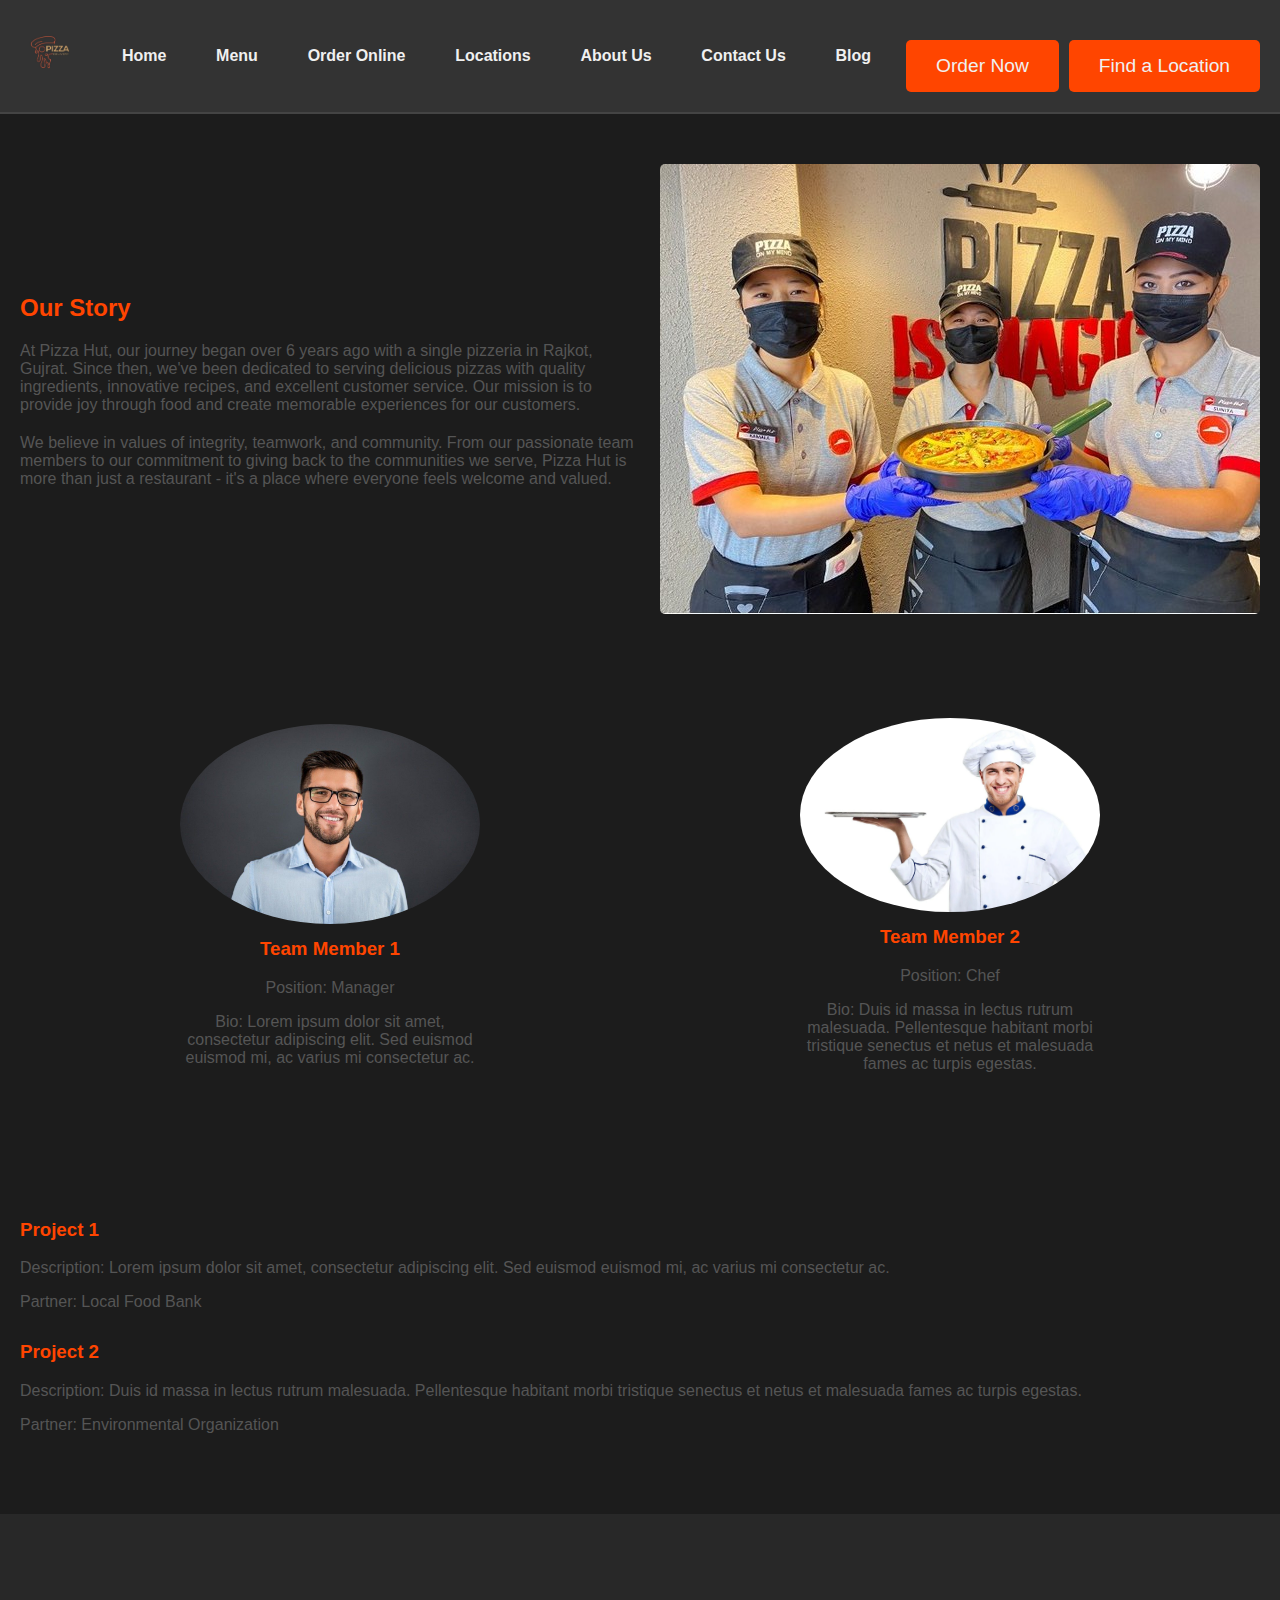
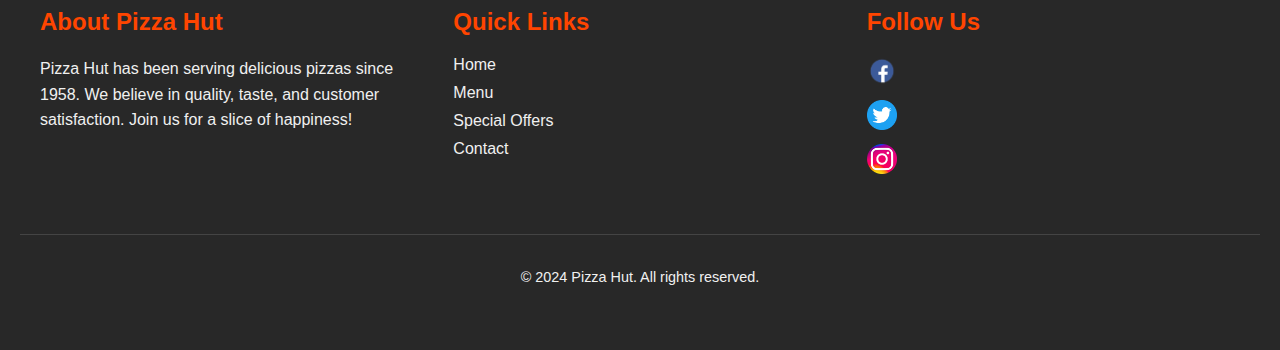
<file: about.html>
<!DOCTYPE html>
<html lang="en">
<head>
    <meta charset="UTF-8">
    <meta name="viewport" content="width=device-width, initial-scale=1.0">
    <title>about-page</title>
    <link rel="stylesheet" href="style.css">
</head>
<body>
    <!-- header  -->
    <header>
        <div class="logo">
            <a href="index.html"><img src="public/logo.jpg" alt="Pizza Hut Logo"></a>
        </div>
        <nav>
            <ul class="nav-links">
                <li><a href="index.html">Home</a></li>
                <li><a href="menu.html">Menu</a></li>
                <li><a href="order.html">Order Online</a></li>
                <li><a href="locations.html">Locations</a></li>
                <li><a href="about.html">About Us</a></li>
                <li><a href="contact.html">Contact Us</a></li>
                <li><a href="Blog.html">Blog</a></li>
            </ul>
        </nav>
        <div class="cta-buttons">
            <a href="order.html" class="cta order-now">Order Now</a>
            <a href="locations.html" class="cta find-location">Find a Location</a>
        </div>
    </header>

    <!-- story selection  -->
    <section id="story-section">
        <div class="story-content">
            <h2>Our Story</h2>
            <p>At Pizza Hut, our journey began over 6 years ago with a single pizzeria in Rajkot, Gujrat. Since then, we've been dedicated to serving delicious pizzas with quality ingredients, innovative recipes, and excellent customer service. Our mission is to provide joy through food and create memorable experiences for our customers.</p>
            <p>We believe in values of integrity, teamwork, and community. From our passionate team members to our commitment to giving back to the communities we serve, Pizza Hut is more than just a restaurant - it's a place where everyone feels welcome and valued.</p>
        </div>
        <div class="story-media">
            <img src="public/pizza-hut-team.jpg" alt="Pizza Hut Team">
            <!-- Add more images or videos here -->
        </div>
    </section>

    <!-- team section  -->
    <section id="team-section">
        <div class="team-member">
            <img src="public/team member 1.jpg" alt="Team Member 1">
            <h3>Team Member 1</h3>
            <p>Position: Manager</p>
            <p>Bio: Lorem ipsum dolor sit amet, consectetur adipiscing elit. Sed euismod euismod mi, ac varius mi consectetur ac.</p>
        </div>
        <div class="team-member">
            <img src="public/team member 2.jpg" alt="Team Member 2">
            <h3>Team Member 2</h3>
            <p>Position: Chef</p>
            <p>Bio: Duis id massa in lectus rutrum malesuada. Pellentesque habitant morbi tristique senectus et netus et malesuada fames ac turpis egestas.</p>
        </div>
        <!-- Add more team members as needed -->
    </section>

    <!-- community section  -->
        <section id="community-section">
            <div class="project">
                <h3>Project 1</h3>
                <p>Description: Lorem ipsum dolor sit amet, consectetur adipiscing elit. Sed euismod euismod mi, ac varius mi consectetur ac.</p>
                <p>Partner: Local Food Bank</p>
            </div>
            <div class="project">
                <h3>Project 2</h3>
                <p>Description: Duis id massa in lectus rutrum malesuada. Pellentesque habitant morbi tristique senectus et netus et malesuada fames ac turpis egestas.</p>
                <p>Partner: Environmental Organization</p>
            </div>
            <!-- Add more projects as needed -->
        </section>

   <!-- footer  -->
   <footer>
    <div class="footer-container">
        <div class="footer-about">
            <h3>About Pizza Hut</h3>
            <p>Pizza Hut has been serving delicious pizzas since 1958. We believe in quality, taste, and customer satisfaction. Join us for a slice of happiness!</p>
        </div>
        <div class="footer-links">
            <h3>Quick Links</h3>
            <ul>
                <li><a href="index.html">Home</a></li>
                <li><a href="menu.html">Menu</a></li>
                <li><a href="index.html">Special Offers</a></li>
                <li><a href="contact.html">Contact</a></li>
            </ul>
        </div>
        <div class="footer-social">
            <h3>Follow Us</h3>
            <ul>
                <li><a href="#"><img src="public/Facebook-Icon.png" alt="Facebook"></a></li>
                <li><a href="#"><img src="public/twitter-icone.png" alt="Twitter"></a></li>
                <li><a href="#"><img src="public/instragram.png" alt="Instagram"></a></li>
            </ul>
        </div>
    </div>
    <div class="footer-bottom">
        <p>&copy; 2024 Pizza Hut. All rights reserved.</p>
    </div>
</footer>

</body>
</html>
</file>
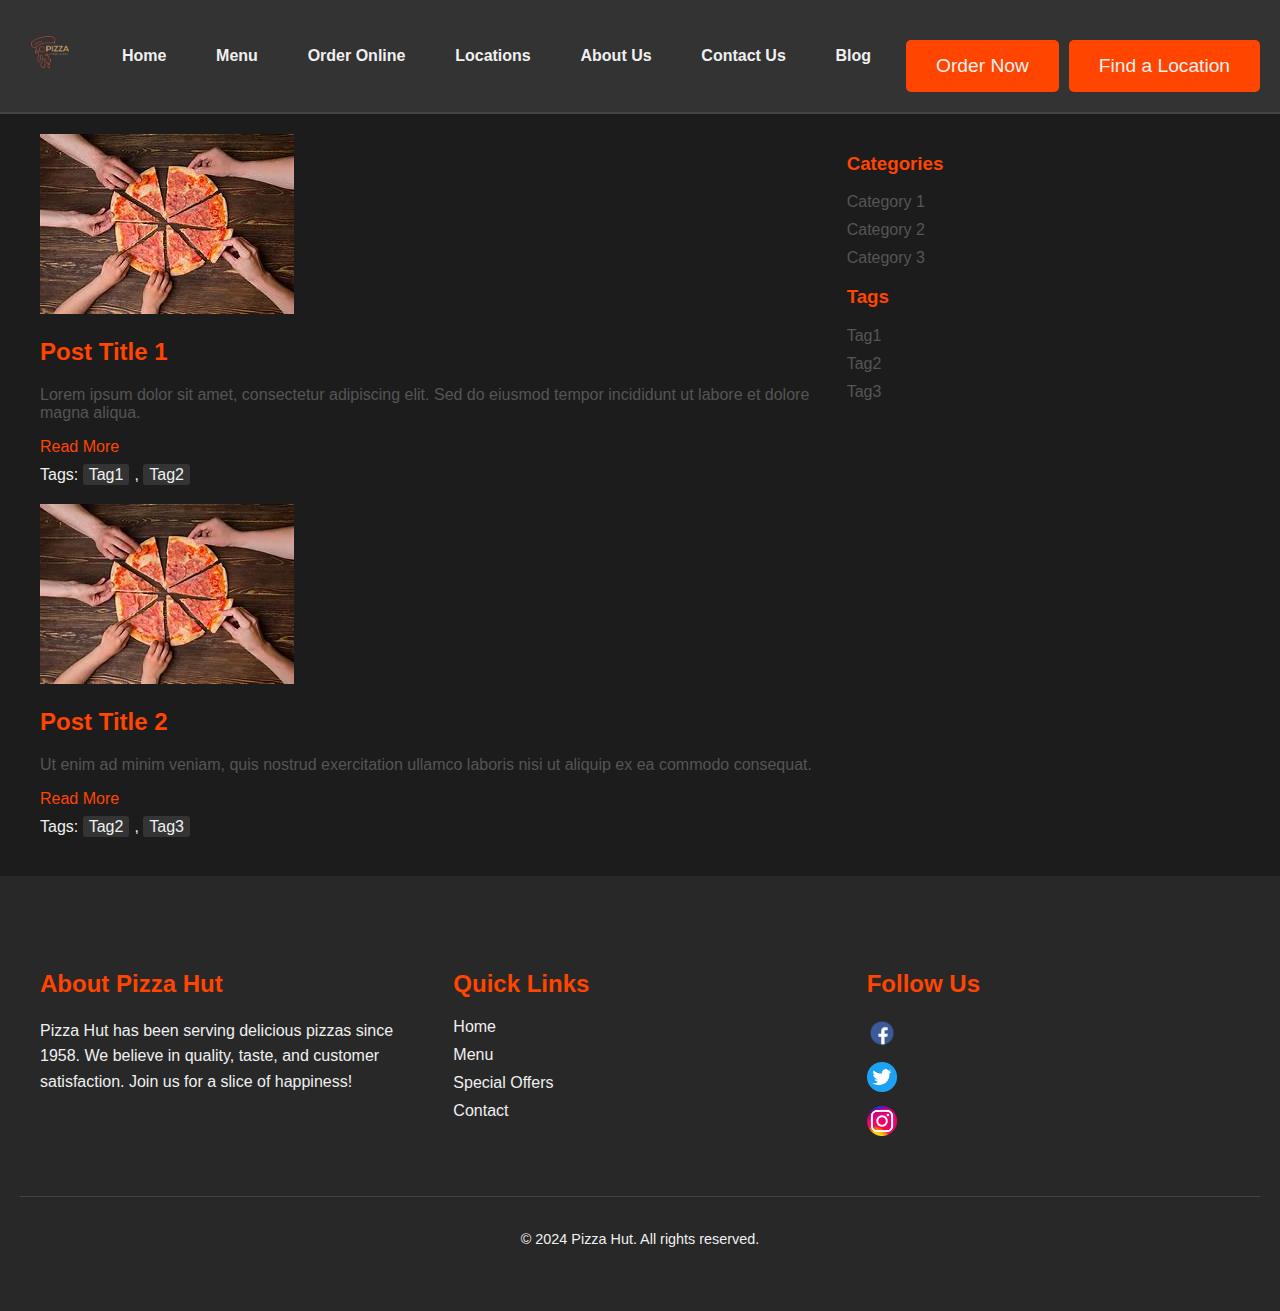
<file: Blog.html>
<!DOCTYPE html>
<html lang="en">
<head>
    <meta charset="UTF-8">
    <meta name="viewport" content="width=device-width, initial-scale=1.0">
    <title>Blog Posts</title>
    <link rel="stylesheet" href="style.css">
</head>
<body>
    <!-- header  -->
    <header>
        <div class="logo">
            <a href="index.html"><img src="public/logo.jpg" alt="Pizza Hut Logo"></a>
        </div>
        <nav>
            <ul class="nav-links">
                <li><a href="index.html">Home</a></li>
                <li><a href="menu.html">Menu</a></li>
                <li><a href="order.html">Order Online</a></li>
                <li><a href="locations.html">Locations</a></li>
                <li><a href="about.html">About Us</a></li>
                <li><a href="contact.html">Contact Us</a></li>
                <li><a href="Blog.html">Blog</a></li>
            </ul>
        </nav>
        <div class="cta-buttons">
            <a href="order.html" class="cta order-now">Order Now</a>
            <a href="locations.html" class="cta find-location">Find a Location</a>
        </div>
    </header>

    <!-- blog-posts  -->
    <main>
        <section id="blog-posts">
            <div class="post">
                <img src="public/post.jpeg" alt="Post 1">
                <h2>Post Title 1</h2>
                <p class="excerpt">Lorem ipsum dolor sit amet, consectetur adipiscing elit. Sed do eiusmod tempor incididunt ut labore et dolore magna aliqua.</p>
                <a href="#" class="read-more">Read More</a>
                <div class="tags">Tags: <span class="tag">Tag1</span>, <span class="tag">Tag2</span></div>
            </div>
            <div class="post">
                <img src="public/post.jpeg" alt="Post 2">
                <h2>Post Title 2</h2>
                <p class="excerpt">Ut enim ad minim veniam, quis nostrud exercitation ullamco laboris nisi ut aliquip ex ea commodo consequat.</p>
                <a href="#" class="read-more">Read More</a>
                <div class="tags">Tags: <span class="tag">Tag2</span>, <span class="tag">Tag3</span></div>
            </div>
            <!-- Add more posts as needed -->
        </section>

        <aside id="sidebar">
            <h3>Categories</h3>
            <ul>
                <li><a href="#">Category 1</a></li>
                <li><a href="#">Category 2</a></li>
                <li><a href="#">Category 3</a></li>
                <!-- Add more categories as needed -->
            </ul>
            <h3>Tags</h3>
            <ul>
                <li><a href="#">Tag1</a></li>
                <li><a href="#">Tag2</a></li>
                <li><a href="#">Tag3</a></li>
                <!-- Add more tags as needed -->
            </ul>
        </aside>
    </main>


   <!-- footer  -->
   <footer>
    <div class="footer-container">
        <div class="footer-about">
            <h3>About Pizza Hut</h3>
            <p>Pizza Hut has been serving delicious pizzas since 1958. We believe in quality, taste, and customer satisfaction. Join us for a slice of happiness!</p>
        </div>
        <div class="footer-links">
            <h3>Quick Links</h3>
            <ul>
                <li><a href="index.html">Home</a></li>
                <li><a href="menu.html">Menu</a></li>
                <li><a href="index.html">Special Offers</a></li>
                <li><a href="contact.html">Contact</a></li>
            </ul>
        </div>
        <div class="footer-social">
            <h3>Follow Us</h3>
            <ul>
                <li><a href="#"><img src="public/Facebook-Icon.png" alt="Facebook"></a></li>
                <li><a href="#"><img src="public/twitter-icone.png" alt="Twitter"></a></li>
                <li><a href="#"><img src="public/instragram.png" alt="Instagram"></a></li>
            </ul>
        </div>
    </div>
    <div class="footer-bottom">
        <p>&copy; 2024 Pizza Hut. All rights reserved.</p>
    </div>
</footer>

</body>
</html>
</file>
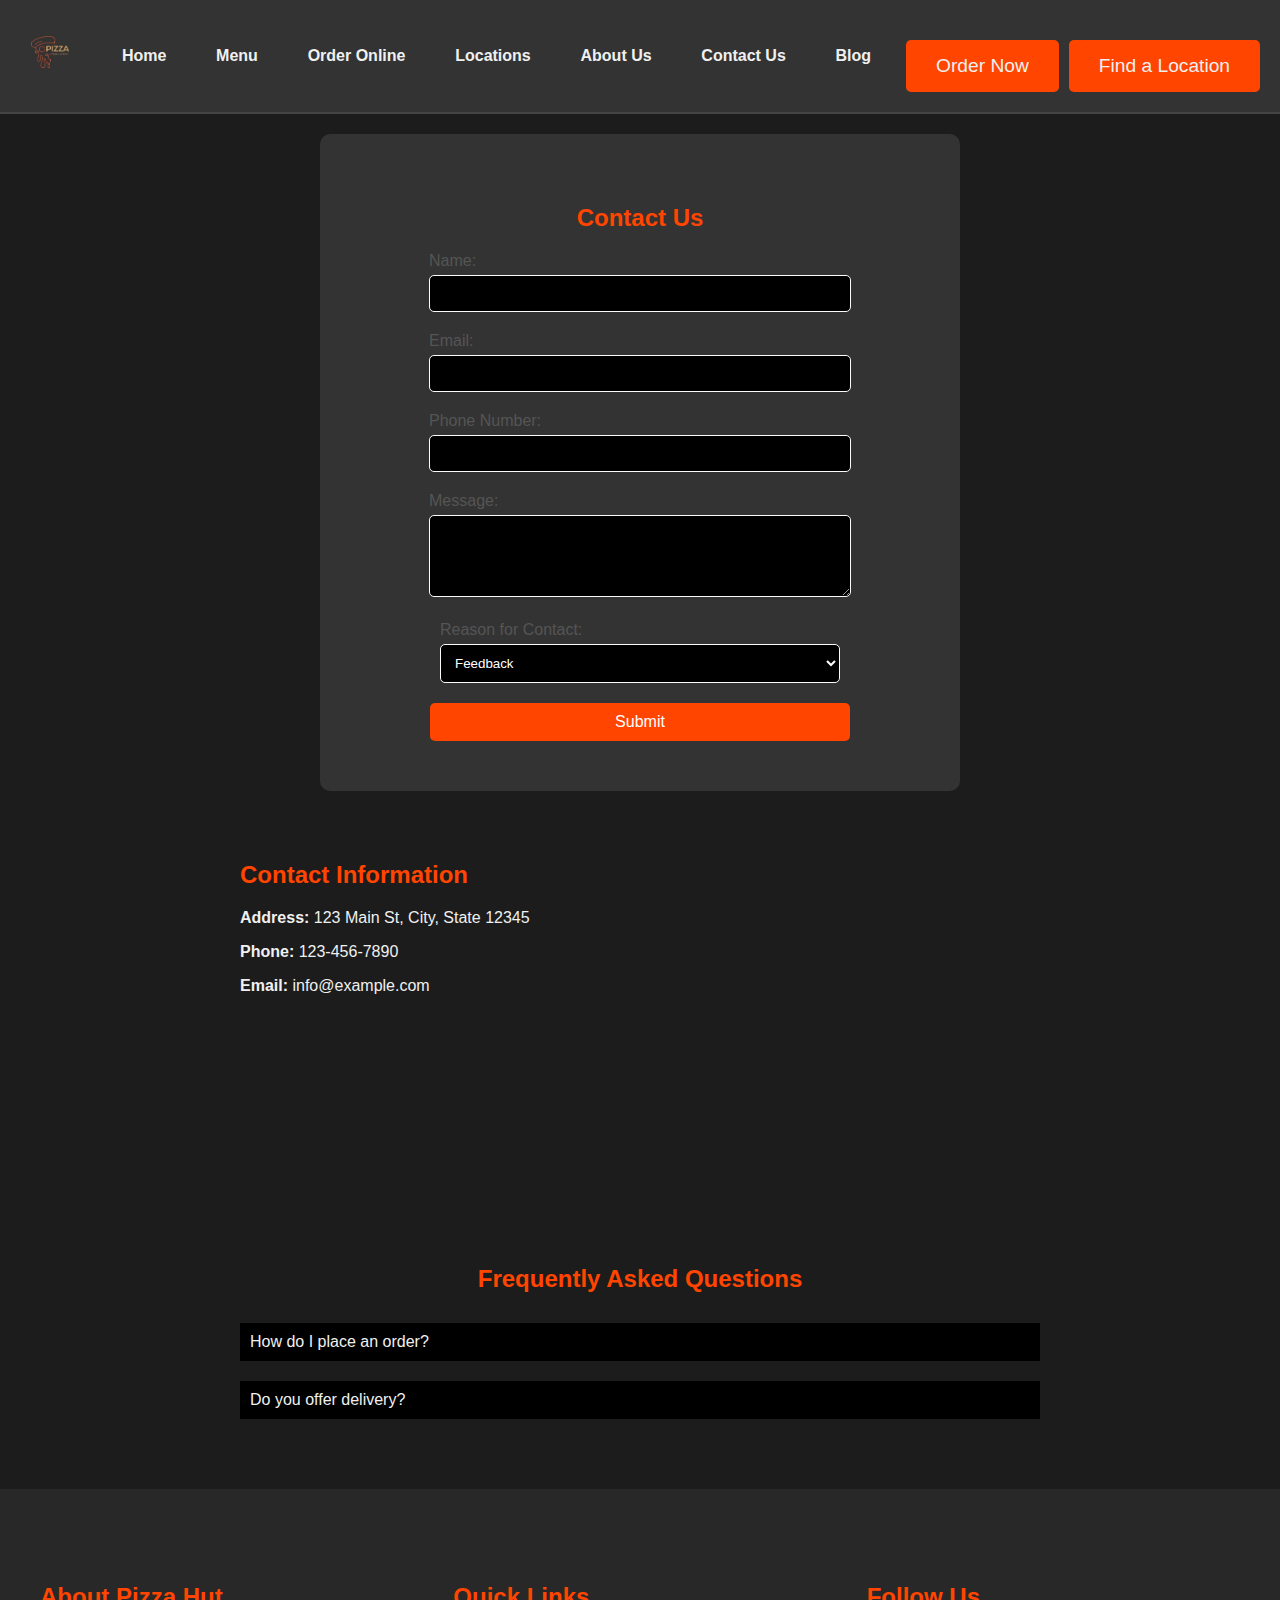
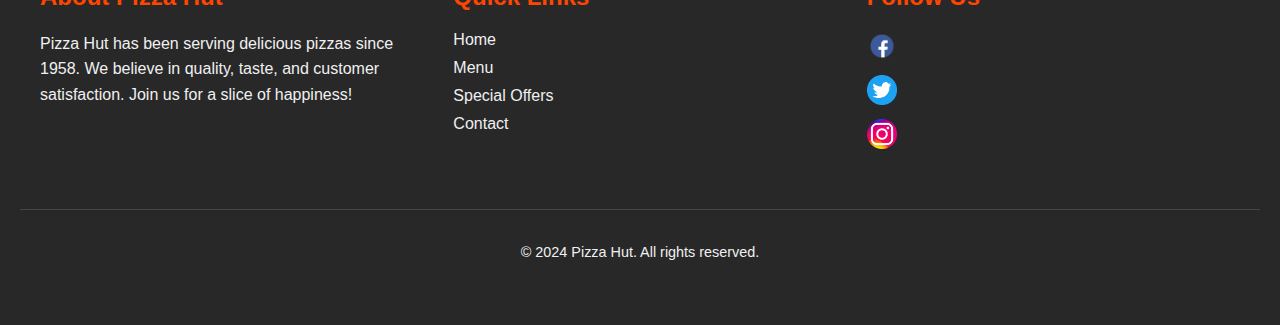
<file: contact.html>
<!DOCTYPE html>
<html lang="en">
<head>
    <meta charset="UTF-8">
    <meta name="viewport" content="width=device-width, initial-scale=1.0">
    <title>cantact-page</title>
    <link rel="stylesheet" href="style.css">
</head>
<body>
    <!-- header  -->
    <header>
        <div class="logo">
            <a href="index.html"><img src="public/logo.jpg" alt="Pizza Hut Logo"></a>
        </div>
        <nav>
            <ul class="nav-links">
                <li><a href="index.html">Home</a></li>
                <li><a href="menu.html">Menu</a></li>
                <li><a href="order.html">Order Online</a></li>
                <li><a href="locations.html">Locations</a></li>
                <li><a href="about.html">About Us</a></li>
                <li><a href="contact.html">Contact Us</a></li>
                <li><a href="Blog.html">Blog</a></li>
            </ul>
        </nav>
        <div class="cta-buttons">
            <a href="order.html" class="cta order-now">Order Now</a>
            <a href="locations.html" class="cta find-location">Find a Location</a>
        </div>
    </header>

    <!-- contact form  -->
    <section id="contact-section">
        <h2>Contact Us</h2>
        <form id="contact-form">
            <div class="form-group">
                <label for="name" class="contact-label">Name:</label>
                <input type="text" class="contact-input" id="name" name="name" required>
            </div>
            <div class="form-group">
                <label for="email" class="contact-label">Email:</label>
                <input type="email" class="contact-input" id="email" name="email" required>
            </div>
            <div class="form-group">
                <label for="phone" class="contact-label">Phone Number:</label>
                <input type="tel" class="contact-input" id="phone" name="phone">
            </div>
            <div class="form-group">
                <label for="message" class="contact-label">Message:</label>
                <textarea id="message" name="message" rows="4" required></textarea>
            </div>
            <div class="form-group">
                <label for="reason" class="contact-label">Reason for Contact:</label>
                <select id="reason" name="reason">
                    <option value="feedback">Feedback</option>
                    <option value="inquiries">Inquiries</option>
                    <option value="complaints">Complaints</option>
                    <!-- Add more options as needed -->
                </select>
            </div>
            <button type="submit">Submit</button>
        </form>
    </section>
    
    <!-- contact info section  -->
    <section id="contact-info-section">
        <div class="contact-info">
            <h2>Contact Information</h2>
            <p><strong>Address:</strong> 123 Main St, City, State 12345</p>
            <p><strong>Phone:</strong> 123-456-7890</p>
            <p><strong>Email:</strong> info@example.com</p>
        </div>
        <div class="map-container">
            <iframe src="https://www.google.com/maps/embed?pb=!1m18!1m12!1m3!1d12345.678910111213!2d-74.00597283123456!3d40.71277653456789!2m3!1f0!2f0!3f0!3m2!1i1024!2i768!4f13.1!3m3!1m2!1s0x0%3A0xabcdef0123456789!2sPizza%20Hut!5e0!3m2!1sen!2sus!4v1622487520000!5m2!1sen!2sus" width="400" height="300" style="border:0;" allowfullscreen="" loading="lazy"></iframe>
        </div>
    </section>

    <!-- FAQ section  -->
    <section id="faq-section">
        <h2>Frequently Asked Questions</h2>
        <div class="faq-container">
            <div class="faq">
                <div class="question">How do I place an order?</div>
                <div class="answer">You can place an order online through our website or by calling our store.</div>
            </div>
            <div class="faq">
                <div class="question">Do you offer delivery?</div>
                <div class="answer">Yes, we offer delivery to select areas. You can check delivery availability during checkout.</div>
            </div>
            <!-- Add more FAQs as needed -->
        </div>
    </section>

    <!-- footer  -->
    <footer>
        <div class="footer-container">
            <div class="footer-about">
                <h3>About Pizza Hut</h3>
                <p>Pizza Hut has been serving delicious pizzas since 1958. We believe in quality, taste, and customer satisfaction. Join us for a slice of happiness!</p>
            </div>
            <div class="footer-links">
                <h3>Quick Links</h3>
                <ul>
                    <li><a href="index.html">Home</a></li>
                    <li><a href="menu.html">Menu</a></li>
                    <li><a href="index.html">Special Offers</a></li>
                    <li><a href="contact.html">Contact</a></li>
                </ul>
            </div>
            <div class="footer-social">
                <h3>Follow Us</h3>
                <ul>
                    <li><a href="#"><img src="public/Facebook-Icon.png" alt="Facebook"></a></li>
                    <li><a href="#"><img src="public/twitter-icone.png" alt="Twitter"></a></li>
                    <li><a href="#"><img src="public/instragram.png" alt="Instagram"></a></li>
                </ul>
            </div>
        </div>
        <div class="footer-bottom">
            <p>&copy; 2024 Pizza Hut. All rights reserved.</p>
        </div>
    </footer>

    <script src="script.js"></script>
</body>
</html>
</file>
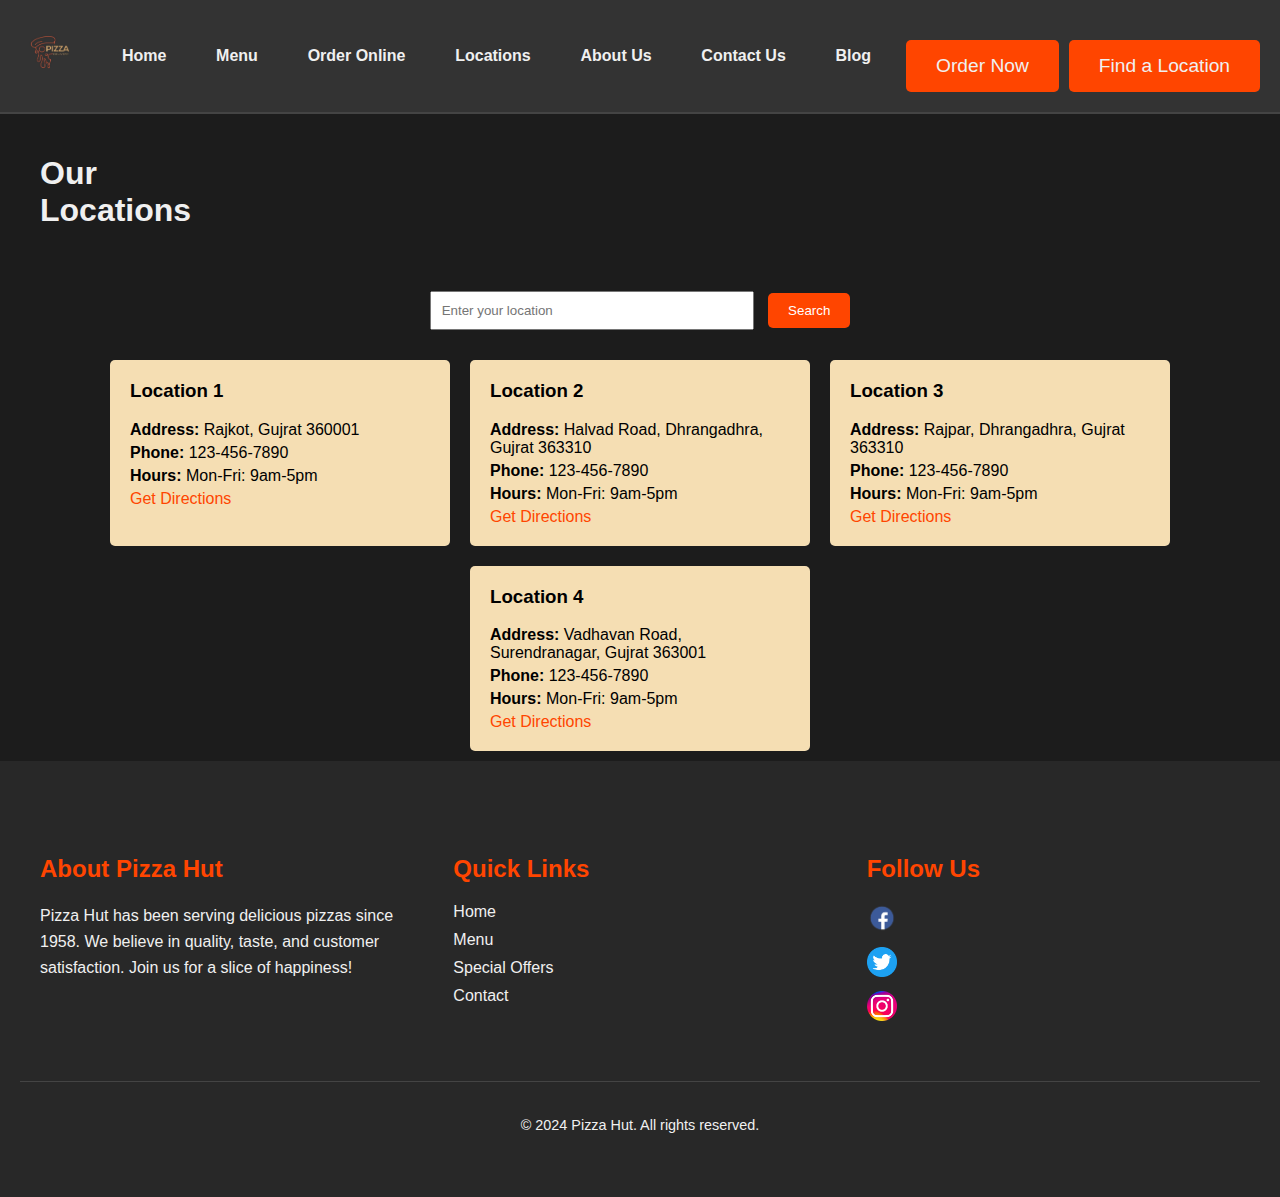
<file: locations.html>
<!DOCTYPE html>
<html lang="en">
<head>
    <meta charset="UTF-8">
    <meta name="viewport" content="width=device-width, initial-scale=1.0">
    <title>locations</title>
    <link rel="stylesheet" href="style.css">
</head>
<body>
    <!-- header  -->
    <header>
        <div class="logo">
            <a href="index.html"><img src="public/logo.jpg" alt="Pizza Hut Logo"></a>
        </div>
        <nav>
            <ul class="nav-links">
                <li><a href="index.html">Home</a></li>
                <li><a href="menu.html">Menu</a></li>
                <li><a href="order.html">Order Online</a></li>
                <li><a href="locations.html">Locations</a></li>
                <li><a href="about.html">About Us</a></li>
                <li><a href="contact.html">Contact Us</a></li>
                <li><a href="Blog.html">Blog</a></li>
            </ul>
        </nav>
        <div class="cta-buttons">
            <a href="order.html" class="cta order-now">Order Now</a>
            <a href="locations.html" class="cta find-location">Find a Location</a>
        </div>
    </header>

   <!-- map integration  -->
   <main>
    <h1>Our Locations</h1>
    <!-- Map container -->
    <div id="map"></div>
</main>

   <!-- locations details  -->
   <div class="search-container">
    <input type="text" id="search-input" placeholder="Enter your location">
    <button id="search-btn">Search</button>
</div>

<div id="location-cards"></div> 

    <!-- footer  -->
    <footer>
        <div class="footer-container">
            <div class="footer-about">
                <h3>About Pizza Hut</h3>
                <p>Pizza Hut has been serving delicious pizzas since 1958. We believe in quality, taste, and customer satisfaction. Join us for a slice of happiness!</p>
            </div>
            <div class="footer-links">
                <h3>Quick Links</h3>
                <ul>
                    <li><a href="index.html">Home</a></li>
                    <li><a href="menu.html">Menu</a></li>
                    <li><a href="index.html">Special Offers</a></li>
                    <li><a href="contact.html">Contact</a></li>
                </ul>
            </div>
            <div class="footer-social">
                <h3>Follow Us</h3>
                <ul>
                    <li><a href="#"><img src="public/Facebook-Icon.png" alt="Facebook"></a></li>
                    <li><a href="#"><img src="public/twitter-icone.png" alt="Twitter"></a></li>
                    <li><a href="#"><img src="public/instragram.png" alt="Instagram"></a></li>
                </ul>
            </div>
        </div>
        <div class="footer-bottom">
            <p>&copy; 2024 Pizza Hut. All rights reserved.</p>
        </div>
    </footer>
     
    <script src="script.js"></script>
</body>
</html>
</file>
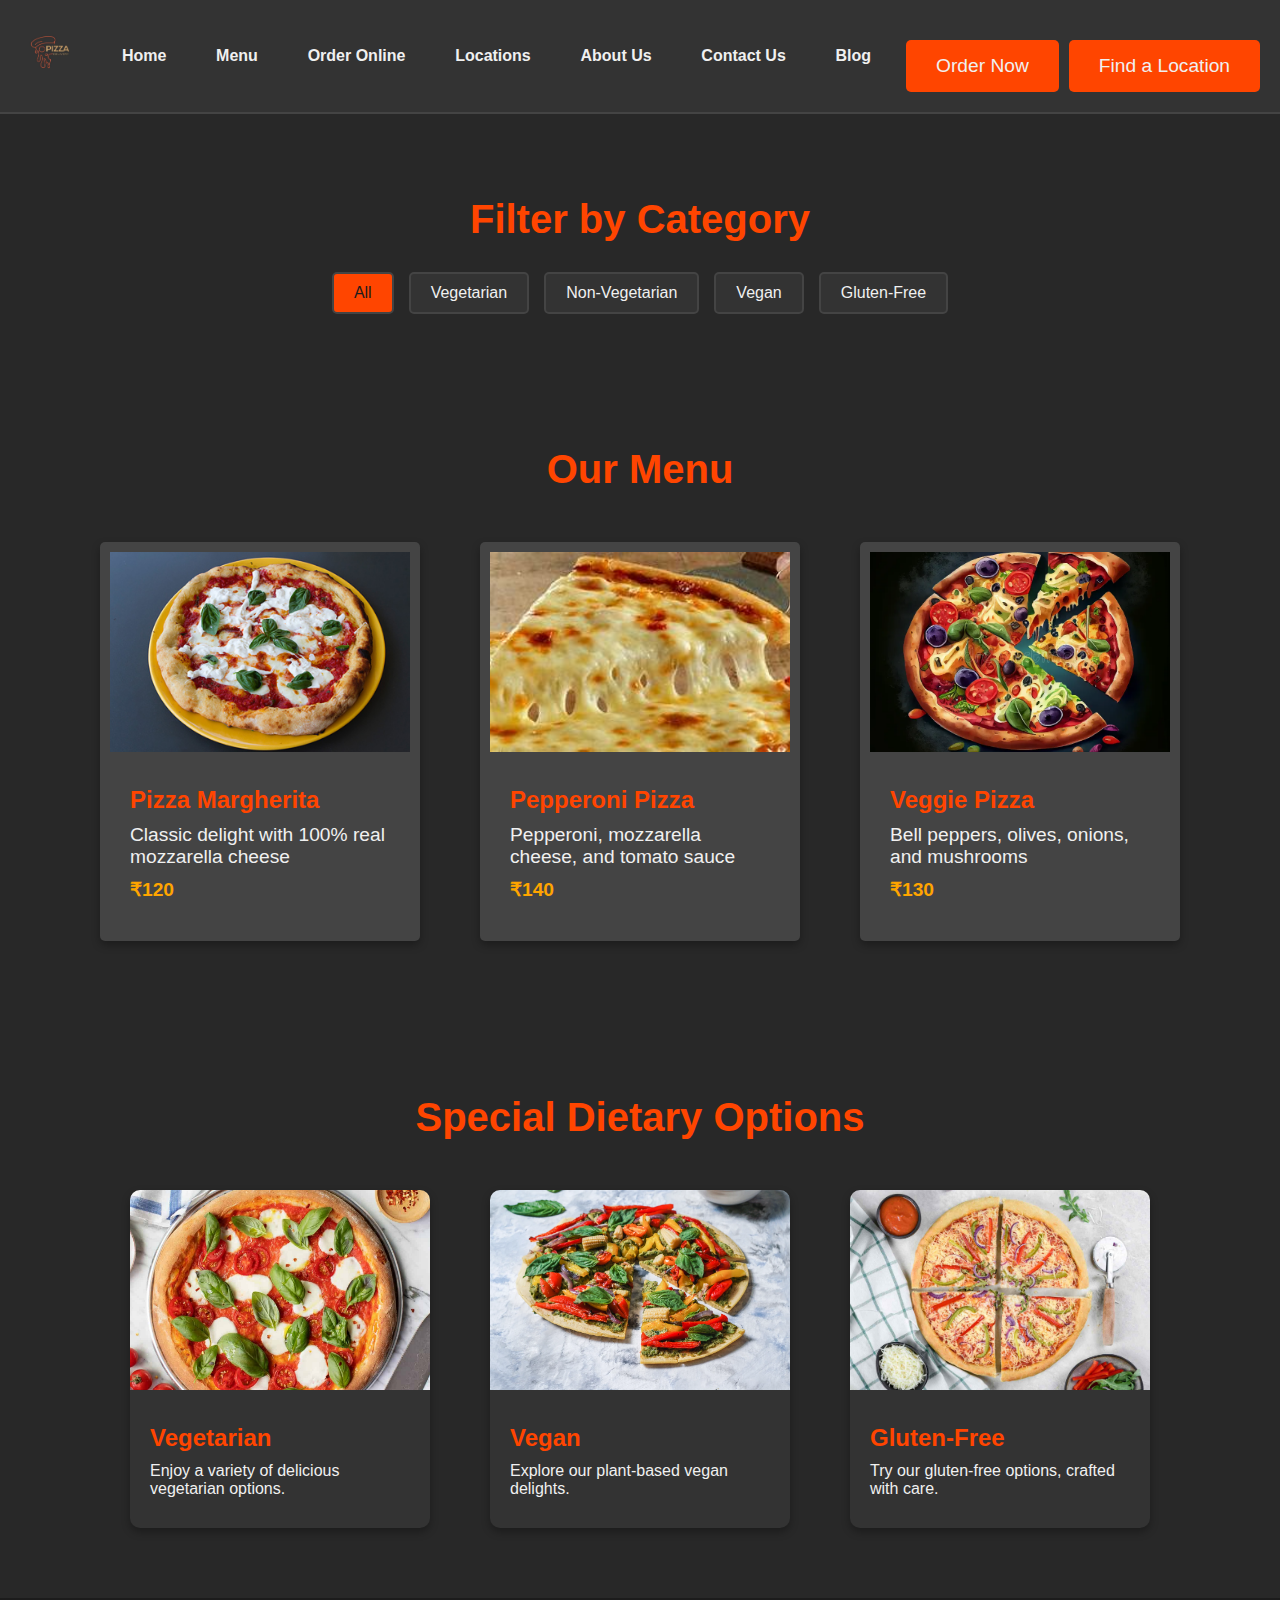
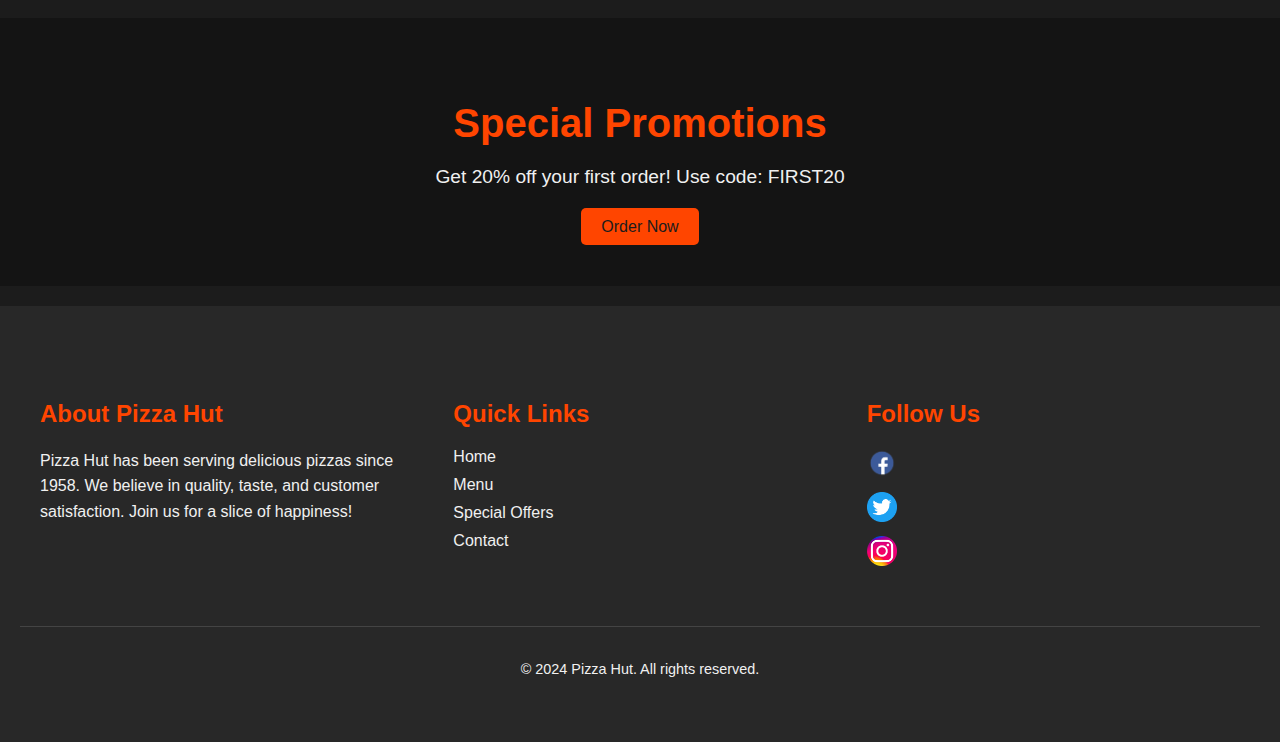
<file: menu.html>
<!DOCTYPE html>
<html lang="en">
<head>
    <meta charset="UTF-8">
    <meta name="viewport" content="width=device-width, initial-scale=1.0">
    <title>menu-page</title>
    <link rel="stylesheet" href="style.css">
</head>
<body>
    <!-- header  -->
     
    <header>
        <meta name="viewport" content="width=device-width, initial-scale=1.0">
        <div class="logo">
            <a href="index.html"><img src="public/logo.jpg" alt="Pizza Hut Logo"></a>
        </div>
        <nav>
            <ul class="nav-links">
                <li><a href="index.html">Home</a></li>
                <li><a href="menu.html">Menu</a></li>
                <li><a href="order.html">Order Online</a></li>
                <li><a href="locations.html">Locations</a></li>
                <li><a href="about.html">About Us</a></li>
                <li><a href="contact.html">Contact Us</a></li>
                <li><a href="Blog.html">Blog</a></li>
            </ul>
        </nav>
        <div class="cta-buttons">
            <a href="order.html" class="cta order-now">Order Now</a>
            <a href="locations.html" class="cta find-location">Find a Location</a>
        </div>
    </header>

    <!-- category filter  -->
    <section class="category-filters">
        <h2>Filter by Category</h2>
        <div class="filter-container">
            <button class="filter-button active" data-category="all">All</button>
            <button class="filter-button" data-category="veg">Vegetarian</button>
            <button class="filter-button" data-category="non-veg">Non-Vegetarian</button>
            <button class="filter-button" data-category="vegan">Vegan</button>
            <button class="filter-button" data-category="gluten-free">Gluten-Free</button>
        </div>
    </section>

    <!-- menu items  -->
    <section class="menu-items">
        <h2>Our Menu</h2>
        <div class="menu-container">
            <div class="menu-item">
                <img src="public/pizza1.jpg" alt="Pizza Margherita">
                <div class="item-details">
                    <h3>Pizza Margherita</h3>
                    <p>Classic delight with 100% real mozzarella cheese</p>
                    <p class="price">₹120</p>
                </div>
            </div>
            <div class="menu-item">
                <img src="public/pizza2.jpeg" alt="Pepperoni Pizza">
                <div class="item-details">
                    <h3>Pepperoni Pizza</h3>
                    <p>Pepperoni, mozzarella cheese, and tomato sauce</p>
                    <p class="price">₹140</p>
                </div>
            </div>
            <div class="menu-item">
                <img src="public/pizza3.webp" alt="Veggie Pizza">
                <div class="item-details">
                    <h3>Veggie Pizza</h3>
                    <p>Bell peppers, olives, onions, and mushrooms</p>
                    <p class="price">₹130</p>
                </div>
            </div>
            <!-- Add more menu items as needed -->
        </div>
    </section>

    <!-- special dietary option  -->
    <section class="special-dietary">
        <h2>Special Dietary Options</h2>
        <div class="dietary-container">
            <div class="dietary-item">
                <img src="public/vegitarian.jpg" alt="Vegetarian">
                <div class="dietary-details">
                    <h3>Vegetarian</h3>
                    <p>Enjoy a variety of delicious vegetarian options.</p>
                </div>
            </div>
            <div class="dietary-item">
                <img src="public/vegan.webp" alt="Vegan">
                <div class="dietary-details">
                    <h3>Vegan</h3>
                    <p>Explore our plant-based vegan delights.</p>
                </div>
            </div>
            <div class="dietary-item">
                <img src="public/gulten-free.jpg" alt="Gluten-Free">
                <div class="dietary-details">
                    <h3>Gluten-Free</h3>
                    <p>Try our gluten-free options, crafted with care.</p>
                </div>
            </div>
            <!-- Add more dietary items as needed -->
        </div>
    </section>

    <!-- promotions banner  -->
    <section class="promotions-banner">
        <div class="banner-content">
            <h2>Special Promotions</h2>
            <p>Get 20% off your first order! Use code: FIRST20</p>
            <a href="order.html" class="btn">Order Now</a>
        </div>
    </section>

    <!-- footer  -->
    <footer>
        <div class="footer-container">
            <div class="footer-about">
                <h3>About Pizza Hut</h3>
                <p>Pizza Hut has been serving delicious pizzas since 1958. We believe in quality, taste, and customer satisfaction. Join us for a slice of happiness!</p>
            </div>
            <div class="footer-links">
                <h3>Quick Links</h3>
                <ul>
                    <li><a href="index.html">Home</a></li>
                    <li><a href="menu.html">Menu</a></li>
                    <li><a href="index.html">Special Offers</a></li>
                    <li><a href="contact.html">Contact</a></li>
                </ul>
            </div>
            <div class="footer-social">
                <h3>Follow Us</h3>
                <ul>
                    <li><a href="#"><img src="public/Facebook-Icon.png" alt="Facebook"></a></li>
                    <li><a href="#"><img src="public/twitter-icone.png" alt="Twitter"></a></li>
                    <li><a href="#"><img src="public/instragram.png" alt="Instagram"></a></li>
                </ul>
            </div>
        </div>
        <div class="footer-bottom">
            <p>&copy; 2024 Pizza Hut. All rights reserved.</p>
        </div>
    </footer>

</body>
</html>
</file>
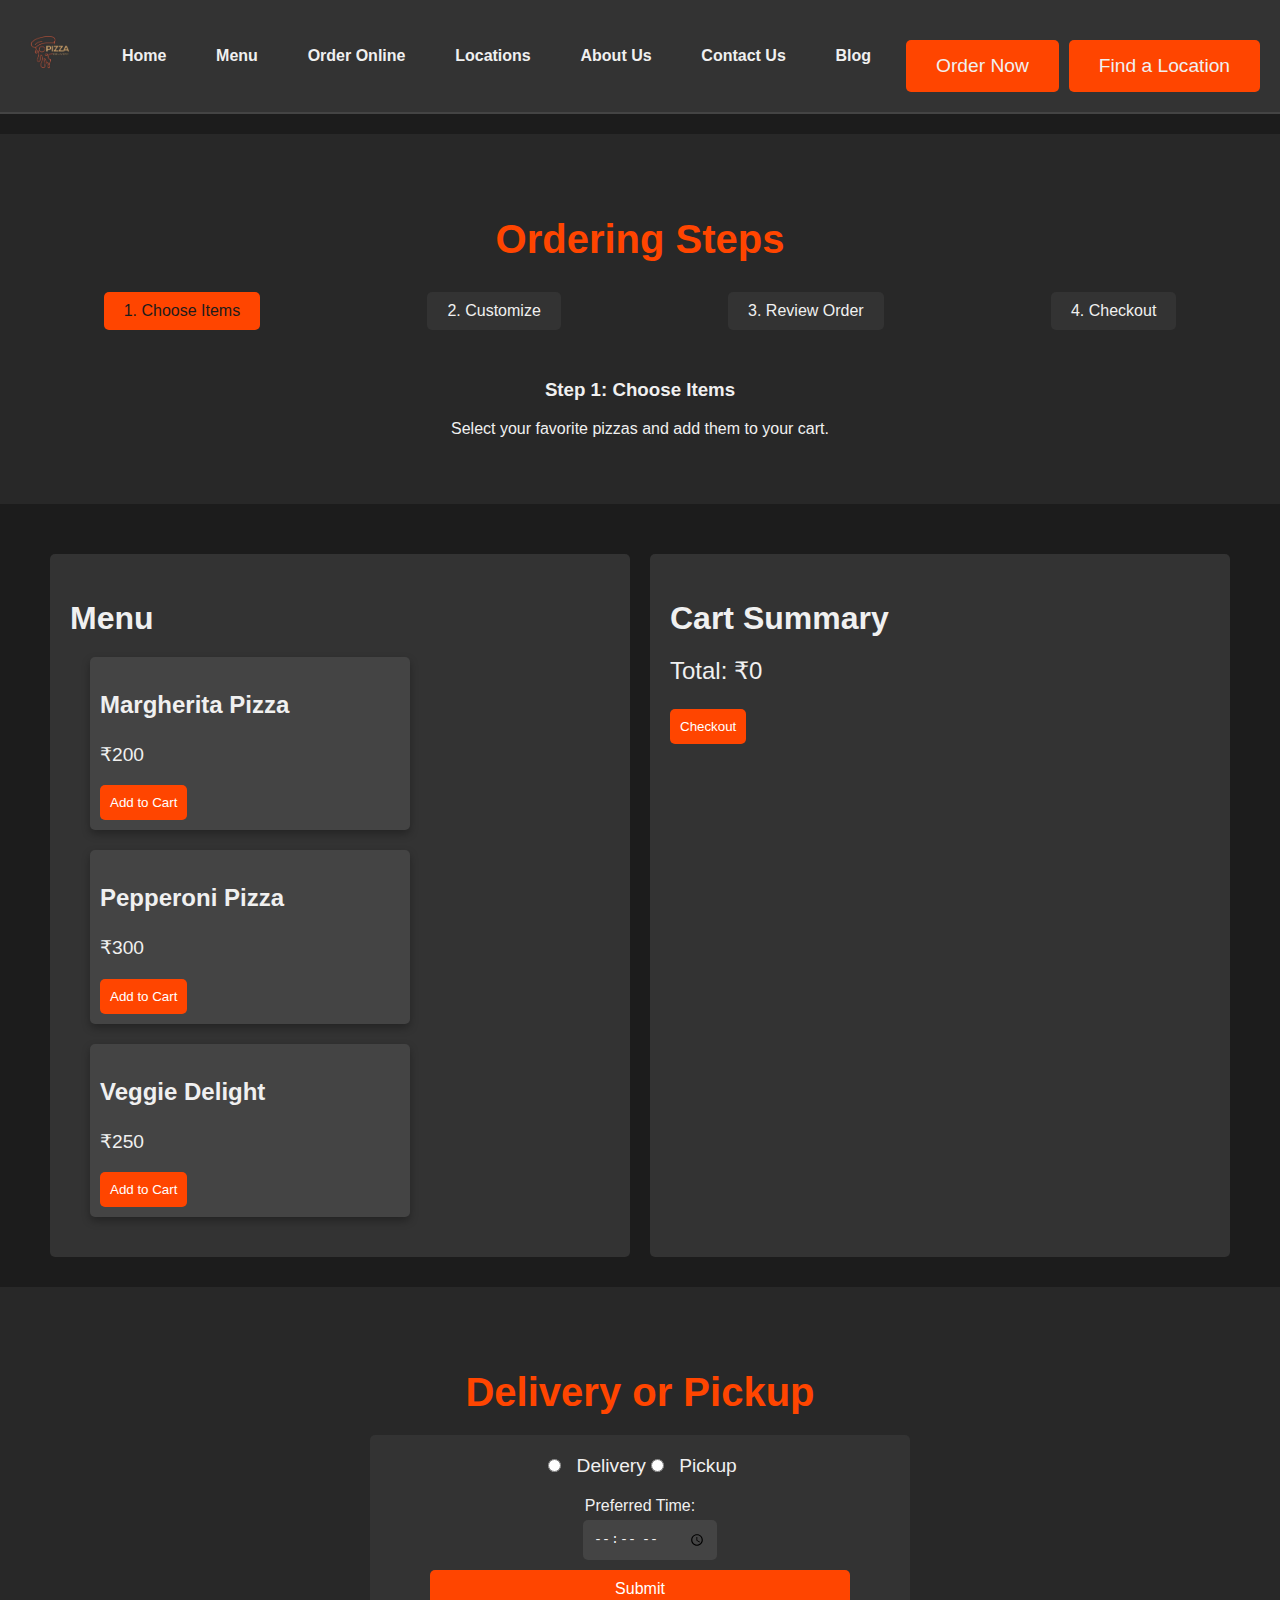
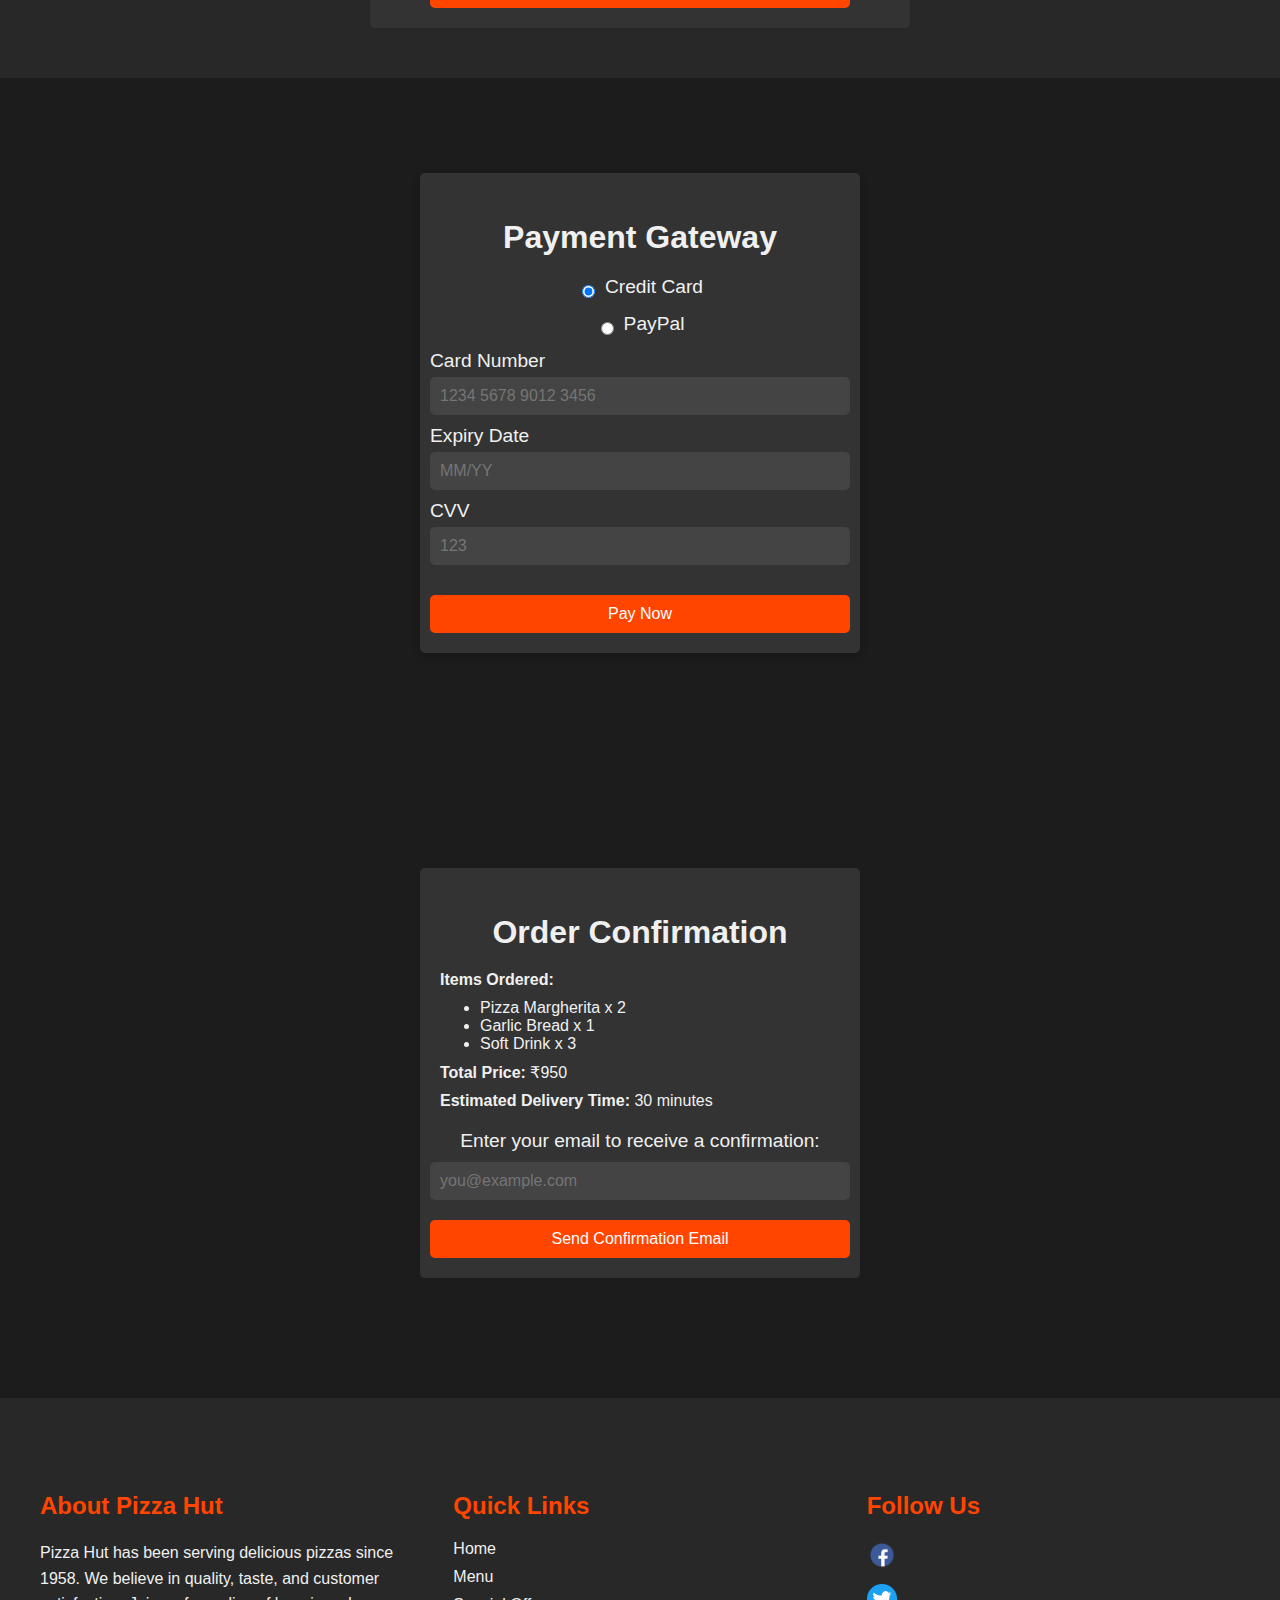
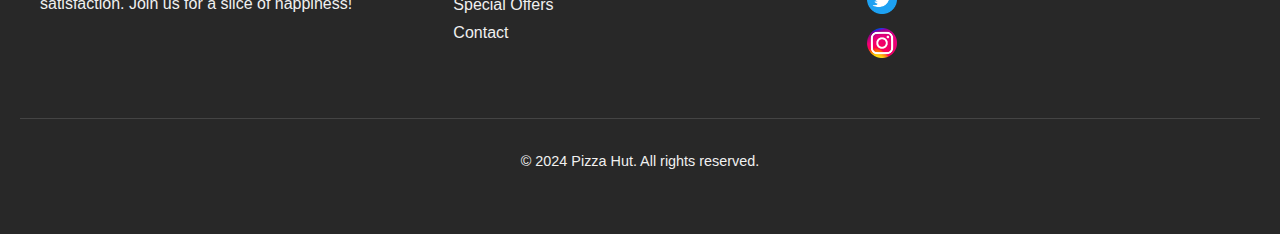
<file: order.html>
<!DOCTYPE html>
<html lang="en">
<head>
    <meta charset="UTF-8">
    <meta name="viewport" content="width=device-width, initial-scale=1.0">
    <title>order-page</title>
    <link rel="stylesheet" href="style.css">
</head>
<body>
    <!-- header  -->
    <meta name="viewport" content="width=device-width, initial-scale=1.0">
    <header>
        <div class="logo">
            <a href="index.html"><img src="public/logo.jpg" alt="Pizza Hut Logo"></a>
        </div>
        <nav>
            <ul class="nav-links">
                <li><a href="index.html">Home</a></li>
                <li><a href="menu.html">Menu</a></li>
                <li><a href="order.html">Order Online</a></li>
                <li><a href="locations.html">Locations</a></li>
                <li><a href="about.html">About Us</a></li>
                <li><a href="contact.html">Contact Us</a></li>
                <li><a href="Blog.html">Blog</a></li>
            </ul>
        </nav>
        <div class="cta-buttons">
            <a href="order.html" class="cta order-now">Order Now</a>
            <a href="locations.html" class="cta find-location">Find a Location</a>
        </div>
    </header>
    
    <!-- orderning step  -->
    <section class="ordering-steps">
        <h2>Ordering Steps</h2>
        <div class="progress-indicator">
            <div class="step active" data-step="1">1. Choose Items</div>
            <div class="step" data-step activestep="2">2. Customize</div>
            <div class="step" data-step="3">3. Review Order</div>
            <div class="step" data-step="4">4. Checkout</div>
        </div>
        <div class="steps-container">
            <div class="step-content active" id="step-1">
                <h3>Step 1: Choose Items</h3>
                <p>Select your favorite pizzas and add them to your cart.</p>
            </div>
            <div class="step-content" id="step-2">
                <h3>Step 2: Customize</h3>
                <p>Customize your pizzas with extra toppings or special instructions.</p>
            </div>
            <div class="step-content" id="step-3">
                <h3>Step 3: Review Order</h3>
                <p>Review your order and make sure everything is correct.</p>
            </div>
            <div class="step-content" id="step-4">
                <h3>Step 4: Checkout</h3>
                <p>Enter your delivery details and complete the payment to place your order.</p>
            </div>
        </div>
    </section>

    <!-- menu section  -->
    <main>
        <section id="menu-section">
            <h2>Menu</h2>
            <div class="menu-item" data-name="Margherita Pizza" data-price="200">
                <h3>Margherita Pizza</h3>
                <p>₹200</p>
                <button class="add-to-cart">Add to Cart</button>
            </div>
            <div class="menu-item" data-name="Pepperoni Pizza" data-price="300">
                <h3>Pepperoni Pizza</h3>
                <p>₹300</p>
                <button class="add-to-cart">Add to Cart</button>
            </div>
            <div class="menu-item" data-name="Veggie Delight" data-price="250">
                <h3>Veggie Delight</h3>
                <p>₹250</p>
                <button class="add-to-cart">Add to Cart</button>
            </div>
            <!-- Add more menu items as needed -->
        </section>

        <section id="cart-summary">
            <h2>Cart Summary</h2>
            <ul id="cart-items"></ul>
            <p id="total-price">Total: ₹0</p>
            <button id="checkout">Checkout</button>
        </section>
    </main>


    <!-- delivery option   -->
    <section class="delivery-pickup-options">
        <h2>Delivery or Pickup</h2>
        <form id="delivery-pickup-form">
            <div class="option">
                <label class="option-label">
                    <input type="radio" name="order-type" value="delivery" id="delivery-option" class="option-input">
                    Delivery
                </label>
                <label class="option-label">
                    <input type="radio" name="order-type" value="pickup" id="pickup-option">
                    Pickup
                </label>
            </div>
            <div id="delivery-details">
                <label for="address" class="delivery-label">Delivery Address:</label>
                <input type="text" id="address" class="delivery-input" name="address" placeholder="Enter your address">
            </div>
            <div class="time-selector">
                <label for="time" class="sector-label">Preferred Time:</label>
                <input type="time" id="time" class="sector-input" name="time">
            </div>
            <button type="submit" class="delivery-submit">Submit</button>
        </form>
    </section>

    <!-- payment option  -->
    <main class="payment-main">
        <section id="payment-gateway">
            <h2>Payment Gateway</h2>
            <form id="payment-form">
                <div class="payment-method">
                    <input type="radio" class="input-radio" id="credit-card" name="paymentMethod" value="credit-card" checked>
                    <label for="credit-card" class="label">Credit Card</label>
                </div>
                <div class="payment-method">
                    <input type="radio" id="paypal" class="input-radio" name="paymentMethod" value="paypal">
                    <label for="paypal" class="label">PayPal</label>
                </div>

                <div id="credit-card-details" class="form-group">
                    <label for="card-number" class="label">Card Number</label>
                    <input type="text" id="card-number" class="input-text" name="cardNumber" placeholder="1234 5678 9012 3456" required>
                    
                    <label for="expiry-date" class="label">Expiry Date</label>
                    <input type="text" id="expiry-date" class="input-text" name="expiry-date" placeholder="MM/YY" required>
                    
                    <label for="cvv" class="label">CVV</label>
                    <input type="text" id="cvv" class="input-text" name="cvv" placeholder="123" required>
                </div>

                <div id="paypal-details" class="form-group">
                    <p>After clicking "Pay Now", you will be redirected to PayPal to complete your purchase securely.</p>
                </div>

                <button type="submit">Pay Now</button>
            </form>
        </section>
    </main>


    <!-- order confirmation  -->
    <main class="order-main">
        <section id="order-confirmation">
            <h2>Order Confirmation</h2>
            <div id="order-details">
                <!-- Order details will be dynamically added here -->
            </div>
            <form id="email-form">
                <label for="email" class="order-label">Enter your email to receive a confirmation:</label>
                <input type="email"  class="order-input" id="email" name="email" placeholder="you@example.com">
                <button type="submit" class="email-send">Send Confirmation Email</button>
            </form>
        </section>
    </main>

    
     <!-- footer  -->
     <footer>
        <div class="footer-container">
            <div class="footer-about">
                <h3>About Pizza Hut</h3>
                <p>Pizza Hut has been serving delicious pizzas since 1958. We believe in quality, taste, and customer satisfaction. Join us for a slice of happiness!</p>
            </div>
            <div class="footer-links">
                <h3>Quick Links</h3>
                <ul>
                    <li><a href="index.html">Home</a></li>
                    <li><a href="menu.html">Menu</a></li>
                    <li><a href="index.html">Special Offers</a></li>
                    <li><a href="contact.html">Contact</a></li>
                </ul>
            </div>
            <div class="footer-social">
                <h3>Follow Us</h3>
                <ul>
                    <li><a href="#"><img src="public/Facebook-Icon.png" alt="Facebook"></a></li>
                    <li><a href="#"><img src="public/twitter-icone.png" alt="Twitter"></a></li>
                    <li><a href="#"><img src="public/instragram.png" alt="Instagram"></a></li>
                </ul>
            </div>
        </div>
        <div class="footer-bottom">
            <p>&copy; 2024 Pizza Hut. All rights reserved.</p>
        </div>
    </footer>
    
    <script src="script.js"></script>
</body>
</html>
</file>
<file: style.css>
/* home  */
body {
    margin: 0;
    font-family: Arial, sans-serif;
    background-color: #1c1c1c;
    color: #f0f0f0;
}

header {
    display: flex;
    justify-content: space-between;
    align-items: center;
    padding: 20px;
    background-color: #333;
    border-bottom: 2px solid #444;
}

.logo img {
    height: 50px;
}

nav {
    flex-grow: 1;
    margin-left: 20px;
}

.nav-links {
    list-style: none;
    display: flex;
    justify-content: space-around;
    padding: 0;
}

.nav-links li {
    margin: 0 15px;
}

.nav-links a {
    text-decoration: none;
    color: #f0f0f0;
    font-weight: bold;
    transition: color 0.3s ease;
}

.nav-links a:hover {
    color: #ffa500;
}

.cta-buttons {
    display: flex;
}

.cta {
    text-decoration: none;
    color: #f0f0f0;
    background-color: #ff4500;
    padding: 10px 20px;
    margin-left: 10px;
    border-radius: 5px;
    transition: background-color 0.3s ease, color 0.3s ease;
}

.cta:hover {
    background-color: #ffa500;
    color: #1c1c1c;
}

/* hero section  */
.hero {
    height: 100vh;
    background: url('public/hero-bg.jpg') no-repeat center center/cover;
    display: flex;
    justify-content: center;
    align-items: center;
    text-align: center;
    color: #f0f0f0;
}

.hero-content {
    background: rgba(0, 0, 0, 0.5); 
    padding: 20px;
    border-radius: 10px;
    transition: color .4s;
}

.hero h1 {
    font-size: 3em;
    margin: 0;
}

.cta {
    display: inline-block;
    margin-top: 20px;
    text-decoration: none;
    color: #f0f0f0;
    background-color: #ff4500;
    padding: 15px 30px;
    border-radius: 5px;
    font-size: 1.2em;
    transition: background-color 0.3s ease, color 0.3s ease;
}

.cta:hover {
    background-color: #ffa500;
    color: #1c1c1c;
}

/* special offer  */
.special-offers {
    padding: 50px 20px;
    background-color: #282828;
    text-align: center;
}

.special-offers h2 {
    font-size: 2.5em;
    margin-bottom: 40px;
    color: #ff4500;
}

.offers-container {
    display: flex;
    justify-content: space-around;
    flex-wrap: wrap;
    transition: color .4s;
}

.offer-card {
    background-color: #333;
    border-radius: 10px;
    overflow: hidden;
    width: 300px;
    margin: 20px;
    box-shadow: 0 4px 8px rgba(0, 0, 0, 0.3);
    transition: transform 0.3s ease, box-shadow 0.3s ease;
}

.offer-card:hover {
    transform: scale(1.05);
    box-shadow: 0 8px 16px rgba(0, 0, 0, 0.5);
}

.offer-card img {
    width: 100%;
    height: 200px;
    object-fit: cover;
}

.offer-details {
    padding: 20px;
}

.offer-details h3 {
    font-size: 1.5em;
    margin: 10px 0;
}

.offer-details p {
    font-size: 1em;
    margin: 10px 0;
}

.offer-details .cta {
    display: inline-block;
    margin-top: 10px;
    text-decoration: none;
    color: #f0f0f0;
    background-color: #ff4500;
    padding: 10px 20px;
    border-radius: 5px;
    font-size: 1em;
    transition: background-color 0.3s ease, color 0.3s ease;
}

.offer-details .cta:hover {
    background-color: #ffa500;
    color: #1c1c1c;
}

/* featured pizza  */
.featured-pizzas {
    padding: 50px 20px;
    background-color: #1c1c1c;
    text-align: center;
}

.featured-pizzas h2 {
    font-size: 2.5em;
    margin-bottom: 40px;
    color: #ff4500;
}

.carousel {
    display: flex;
    overflow: hidden;
    justify-content: space-around;
    flex-wrap: nowrap;
    scroll-behavior: smooth;
}

.carousel-item {
    background-color: #333;
    border-radius: 10px;
    margin: 0 10px;
    flex: 0 0 auto;
    width: 300px;
    box-shadow: 0 4px 8px rgba(0, 0, 0, 0.3);
    transition: transform 0.3s ease, box-shadow 0.3s ease;
}

.carousel-item:hover {
    transform: scale(1.05);
    box-shadow: 0 8px 16px rgba(0, 0, 0, 0.5);
}

.carousel-item img {
    width: 100%;
    height: 200px;
    object-fit: cover;
}

.pizza-details {
    padding: 20px;
}

.pizza-details h3 {
    font-size: 1.5em;
    margin: 10px 0;
}

.pizza-details p {
    font-size: 1em;
    margin: 10px 0;
}

.pizza-details .cta {
    display: inline-block;
    margin-top: 10px;
    text-decoration: none;
    color: #f0f0f0;
    background-color: #ff4500;
    padding: 10px 20px;
    border-radius: 5px;
    font-size: 1em;
    transition: background-color 0.3s ease, color 0.3s ease;
}

.pizza-details .cta:hover {
    background-color: #ffa500;
    color: #1c1c1c;
}

.carousel-controls {
    display: flex;
    justify-content: center;
    margin-top: 20px;
}

.carousel-controls button {
    background-color: #ff4500;
    border: none;
    color: #f0f0f0;
    padding: 10px 20px;
    margin: 0 10px;
    border-radius: 5px;
    cursor: pointer;
    transition: background-color 0.3s ease, color 0.3s ease;
}

.carousel-controls button:hover {
    background-color: #ffa500;
    color: #1c1c1c;
}

/* customer review  */
.customer-reviews {
    padding: 50px 20px;
    background-color: #282828;
    text-align: center;
}

.customer-reviews h2 {
    font-size: 2.5em;
    margin-bottom: 40px;
    color: #ff4500;
}

.reviews-container {
    display: flex;
    justify-content: space-around;
    flex-wrap: wrap;
}

.review-card {
    background-color: #333;
    border-radius: 10px;
    overflow: hidden;
    width: 300px;
    margin: 20px;
    box-shadow: 0 4px 8px rgba(0, 0, 0, 0.3);
    transition: transform 0.3s ease, box-shadow 0.3s ease;
}

.review-card:hover {
    transform: scale(1.05);
    box-shadow: 0 8px 16px rgba(0, 0, 0, 0.5);
}

.customer-photo {
    width: 100%;
    height: 200px;
    object-fit: cover;
}

.review-details {
    padding: 20px;
}

.review-details h3 {
    font-size: 1.5em;
    margin: 10px 0;
}

.review-details p {
    font-size: 1em;
    margin: 10px 0;
}

.rating {
    font-size: 1.2em;
    color: #ffdd00;
}

/* newsletter signup  */
.newsletter-signup {
    padding: 50px 20px;
    background-color: #1c1c1c;
    text-align: center;
}

.newsletter-signup h2 {
    font-size: 2.5em;
    margin-bottom: 20px;
    color: #ff4500;
}

.newsletter-signup p {
    font-size: 1.2em;
    margin-bottom: 30px;
}

.newsletter-signup form {
    display: flex;
    flex-direction: column;
    align-items: center;
}

.newsletter-signup input[type="text"],
.newsletter-signup input[type="email"] {
    width: 300px;
    padding: 10px;
    margin: 10px 0;
    border: 2px solid #444;
    border-radius: 5px;
    background-color: #333;
    color: #f0f0f0;
    font-size: 1em;
}

.newsletter-signup button {
    padding: 10px 20px;
    margin-top: 20px;
    border: none;
    border-radius: 5px;
    background-color: #ff4500;
    color: #f0f0f0;
    font-size: 1em;
    cursor: pointer;
    transition: background-color 0.3s ease, color 0.3s ease;
}

.newsletter-signup button:hover {
    background-color: #ffa500;
    color: #1c1c1c;
}

/* footer  */
footer {
    padding: 50px 20px;
    background-color: #282828;
    color: #f0f0f0;
}

.footer-container {
    display: flex;
    justify-content: space-between;
    flex-wrap: wrap;
}

.footer-about,
.footer-links,
.footer-social {
    flex: 1;
    margin: 20px;
}

.footer-about h3,
.footer-links h3,
.footer-social h3 {
    font-size: 1.5em;
    margin-bottom: 20px;
    color: #ff4500;
}

.footer-about p {
    font-size: 1em;
    line-height: 1.6;
}

.footer-links ul,
.footer-social ul {
    list-style-type: none;
    padding: 0;
}

.footer-links li,
.footer-social li {
    margin-bottom: 10px;
}

.footer-links a,
.footer-social a {
    color: #f0f0f0;
    text-decoration: none;
    transition: color 0.3s ease;
}

.footer-links a:hover,
.footer-social a:hover {
    color: #ff4500;
}

.footer-social img {
    width: 30px;
    height: 30px;
    margin-right: 10px;
}

.footer-bottom {
    text-align: center;
    padding-top: 20px;
    border-top: 1px solid #444;
    margin-top: 20px;
    font-size: 0.9em;
}

/* category filters  */
.category-filters {
    padding: 50px 20px;
    background-color: #282828;
    text-align: center;
}

.category-filters h2 {
    font-size: 2.5em;
    margin-bottom: 30px;
    color: #ff4500;
}

.filter-container {
    display: flex;
    justify-content: center;
    flex-wrap: wrap;
    gap: 15px;
}

.filter-button {
    background-color: #333;
    border: 2px solid #444;
    color: #f0f0f0;
    padding: 10px 20px;
    border-radius: 5px;
    cursor: pointer;
    transition: background-color 0.3s ease, color 0.3s ease;
    font-size: 1em;
}

.filter-button:hover,
.filter-button.active {
    background-color: #ff4500;
    color: #1c1c1c;
}

/* menu items  */
.menu-items {
    padding: 50px 20px;
    background-color: #282828;
    text-align: center;
}

.menu-items h2 {
    font-size: 2.5em;
    margin-bottom: 30px;
    color: #ff4500;
}

.menu-container {
    display: flex;
    justify-content: center;
    flex-wrap: wrap;
    gap: 20px;
}

.menu-item {
    background-color: #333;
    border-radius: 10px;
    overflow: hidden;
    width: 300px;
    margin: 20px;
    box-shadow: 0 4px 8px rgba(0, 0, 0, 0.3);
    transition: transform 0.3s ease, box-shadow 0.3s ease;
}

.menu-item:hover {
    transform: scale(1.05);
    box-shadow: 0 8px 16px rgba(0, 0, 0, 0.5);
}

.menu-item img {
    width: 100%;
    height: 200px;
    object-fit: cover;
}

.item-details {
    padding: 20px;
    text-align: left;
}

.item-details h3 {
    font-size: 1.5em;
    margin: 10px 0;
    color: #ff4500;
}

.item-details p {
    font-size: 1em;
    margin: 10px 0;
}

.item-details .price {
    font-size: 1.2em;
    font-weight: bold;
    color: #ffa500;
}

/* special dietary option  */
.special-dietary {
    padding: 50px 20px;
    background-color: #282828;
    text-align: center;
}

.special-dietary h2 {
    font-size: 2.5em;
    margin-bottom: 30px;
    color: #ff4500;
}

.dietary-container {
    display: flex;
    justify-content: center;
    flex-wrap: wrap;
    gap: 20px;
}

.dietary-item {
    background-color: #333;
    border-radius: 10px;
    overflow: hidden;
    width: 300px;
    margin: 20px;
    box-shadow: 0 4px 8px rgba(0, 0, 0, 0.3);
    transition: transform 0.3s ease, box-shadow 0.3s ease;
}

.dietary-item:hover {
    transform: scale(1.05);
    box-shadow: 0 8px 16px rgba(0, 0, 0, 0.5);
}

.dietary-item img {
    width: 100%;
    height: 200px;
    object-fit: cover;
}

.dietary-details {
    padding: 20px;
    text-align: left;
}

.dietary-details h3 {
    font-size: 1.5em;
    margin: 10px 0;
    color: #ff4500;
}

.dietary-details p {
    font-size: 1em;
    margin: 10px 0;
}

/* promotions banner  */
.promotions-banner {
    padding: 50px 20px;
    background-color: #282828;
    text-align: center;
    margin: 20px 0;
    position: relative;
    overflow: hidden;
}

.promotions-banner::before {
    content: "";
    position: absolute;
    top: 0;
    left: 0;
    width: 100%;
    height: 100%;
    background: rgba(0, 0, 0, 0.5);
    z-index: 1;
}

.banner-content {
    position: relative;
    z-index: 2;
}

.promotions-banner h2 {
    font-size: 2.5em;
    margin-bottom: 20px;
    color: #ff4500;
}

.promotions-banner p {
    font-size: 1.2em;
    margin-bottom: 30px;
}

.btn {
    padding: 10px 20px;
    background-color: #ff4500;
    color: #1c1c1c;
    border: none;
    border-radius: 5px;
    font-size: 1em;
    cursor: pointer;
    text-decoration: none;
    transition: background-color 0.3s ease, color 0.3s ease;
}

.btn:hover {
    background-color: #ffa500;
    color: #1c1c1c;
}

/* orerning step  */
.ordering-steps {
    padding: 50px 20px;
    background-color: #282828;
    text-align: center;
    margin: 20px 0;
}

.ordering-steps h2 {
    font-size: 2.5em;
    margin-bottom: 30px;
    color: #ff4500;
}

.progress-indicator {
    display: flex;
    justify-content: space-around;
    margin-bottom: 30px;
}

.progress-indicator .step {
    background-color: #333;
    padding: 10px 20px;
    border-radius: 5px;
    cursor: pointer;
    transition: background-color 0.3s ease, color 0.3s ease;
}

.progress-indicator .step.active {
    background-color: #ff4500;
    color: #1c1c1c;
}

.steps-container {
    display: flex;
    justify-content: center;
}

.steps-container .step-content {
    display: none;
}

.steps-container .step-content.active {
    display: block;
}

/* menu section  */
#menu-section, #cart-summary {
    flex: 1;
    margin: 10px;
}

#menu-section {
    background-color: #333;
    padding: 20px;
    border-radius: 5px;
}

#menu-section h2 {
    font-size: 2em;
    margin-bottom: 20px;
}

.menu-item {
    margin-bottom: 20px;
    padding: 10px;
    background-color: #444;
    border-radius: 5px;
}

.menu-item h3 {
    font-size: 1.5em;
}

.menu-item p {
    font-size: 1.2em;
}

.menu-item button {
    padding: 10px;
    background-color: #ff4500;
    color: #fff;
    border: none;
    border-radius: 5px;
    cursor: pointer;
}

.menu-item button:hover {
    background-color: #ffa500;
}

#cart-summary {
    background-color: #333;
    padding: 20px;
    border-radius: 5px;
}

#cart-summary h2 {
    font-size: 2em;
    margin-bottom: 20px;
}

#cart-items {
    list-style-type: none;
    padding: 0;
}

#cart-items li {
    display: flex;
    justify-content: space-between;
    margin-bottom: 10px;
}

#total-price {
    font-size: 1.5em;
    margin-top: 20px;
}

#checkout {
    padding: 10px;
    background-color: #ff4500;
    color: #fff;
    border: none;
    border-radius: 5px;
    cursor: pointer;
}

#checkout:hover {
    background-color: #ffa500;
}


/* delivery option  */
.delivery-pickup-options {
    padding: 50px 20px;
    background-color: #282828;
    text-align: center;
}

.delivery-pickup-options h2 {
    font-size: 2.5em;
    margin-bottom: 20px;
    color: #ff4500;
}

#delivery-pickup-form {
    max-width: 500px;
    margin: 0 auto;
    background-color: #333;
    padding: 20px;
    border-radius: 5px;
}

.option {
    display: flex;
    justify-content: space-around;
    margin-bottom: 20px;
}

.option label {
    font-size: 1.2em;
    cursor: pointer;
}

#delivery-details {
    display: none;
    margin-bottom: 20px;
}

#delivery-details label,
.time-selector label {
    display: block;
    margin-bottom: 5px;
}

#delivery-details input,
.time-selector input {
    width: 100%;
    padding: 10px;
    margin-bottom: 10px;
    border: none;
    border-radius: 5px;
    background-color: #444;
    color: #f0f0f0;
}

button[type="submit"] {
    padding: 10px 20px;
    background-color: #ff4500;
    color: #1c1c1c;
    border: none;
    border-radius: 5px;
    cursor: pointer;
    transition: background-color 0.3s ease;
}

button[type="submit"]:hover {
    background-color: #ffa500;
}


/* payment option  */
.payment-main {
    display: flex;
    justify-content: center;
    align-items: center;
    height: 70vh;
    padding: 20px;
}

#payment-gateway {
    background-color: #333;
    padding: 20px;
    border-radius: 5px;
    width: 100%;
    max-width: 400px;
    box-shadow: 0 4px 8px rgba(0, 0, 0, 0.2);
    text-align: center;
}

#payment-gateway h2 {
    font-size: 2em;
    margin-bottom: 20px;
}

.form-group {
    margin-bottom: 20px;
    text-align: left;
}

.label {
    display: block;
    margin-bottom: 5px;
    font-size: 1.2em;
}

.input-text {
    width: 400px;
    padding: 10px;
    background-color: #444;
    border: none;
    border-radius: 5px;
    color: #fff;
    font-size: 1em;
    margin-bottom: 10px;
}

input[type="radio"] {
    margin-right: 10px;
}

.payment-method {
    margin-bottom: 10px;
    display: flex;
    align-items: center;
}

button[type="submit"] {
    width: 420px;
    padding: 10px;
    background-color: #ff4500;
    color: #fff;
    border: none;
    border-radius: 5px;
    cursor: pointer;
    font-size: 1em;
}

button[type="submit"]:hover {
    background-color: #ffa500;
}

#paypal-details {
    display: none;
}

@media (max-width: 400px) {
    #payment-gateway {
        padding: 10px;
    }

    input[type="text"], input[type="email"] {
        padding: 8px;
        width: 99%;
    }

    button[type="submit"] {
        padding: 8px;
        width: 200px;
    }
}

/* order confirmation  */
.order-main {
    display: flex;
    justify-content: center;
    align-items: center;
    height: 70vh;
    padding: 10px;
}

#order-confirmation {
    background-color: #333;
    padding: 20px;
    border-radius: 5px;
    width: 400px;
    text-align: center;
}

#order-confirmation h2 {
    font-size: 2em;
    margin-bottom: 20px;
}

#order-details {
    text-align: left;
    margin-bottom: 20px;
}

#order-details p, #order-details ul {
    margin: 10px 0;
}

form {
    display: flex;
    flex-direction: column;
    align-items: center;
}

.order-label {
    margin-bottom: 10px;
    font-size: 1.2em;
}

.order-input {
    width: 100%;
    padding: 10px;
    background-color: #444;
    border: none;
    border-radius: 5px;
    color: #fff;
    font-size: 1em;
    margin-bottom: 20px;
}

.email-send {
    width: 100%;
    padding: 10px;
    background-color: #ff4500;
    color: #fff;
    border: none;
    border-radius: 5px;
    cursor: pointer;
    font-size: 1em;
}

button[type="submit"]:hover {
    background-color: #ffa500;
}


/* map integration  */
#map {
    height: 100%;
    width: 100%;
}

/* locations details  */
.search-container {
    text-align: center;
    margin-top: 20px;
}

#search-input {
    padding: 10px;
    width: 300px;
    margin-right: 10px;
}

#search-btn {
    padding: 10px 20px;
    background-color: #ff4500;
    color: #fff;
    border: none;
    border-radius: 5px;
    cursor: pointer;
}

#search-btn:hover {
    background-color: #ffa500;
}

#location-cards {
    display: flex;
    flex-wrap: wrap;
    justify-content: center;
    margin-top: 20px;
}

.location-card {
    background-color: wheat;
    color: #000000;
    padding: 20px;
    margin: 10px;
    border-radius: 5px;
    width: 300px;
}

.location-card h3 {
    margin-top: 0;
}

.location-card p {
    margin: 5px 0;
}

.directions-link {
    color: #ff4500;
    text-decoration: none;
}

.directions-link:hover {
    text-decoration: underline;
}


/* story selection  */
#story-section {
    display: flex;
    justify-content: space-around;
    align-items: center;
    padding: 50px 20px;
}

.story-content {
    flex: 1;
    padding-right: 20px;
}

.story-content h2 {
    color: #ff4500;
}

.story-content p {
    margin-bottom: 20px;
    color: #555;
}

.story-media img {
    max-width: 100%;
    border-radius: 5px;
}

/* Add more styles for videos or other media if needed */

/* team section  */
#team-section {
    display: flex;
    flex-wrap: wrap;
    justify-content: space-around;
    align-items: center;
    padding: 50px 20px;
}

.team-member {
    width: 300px;
    margin-bottom: 30px;
    text-align: center;
}

.team-member img {
    border-radius: 50%;
    max-width: 100%;
    margin-bottom: 10px;
}

.team-member h3 {
    margin-top: 0;
    color: #ff4500;
}

.team-member p {
    color: #555;
}

/* Add more styles as needed */

/* community section  */
#community-section {
    padding: 50px 20px;
}

.project {
    margin-bottom: 30px;
}

.project h3 {
    margin-top: 0;
    color: #ff4500;
}

.project p {
    color: #555;
}

/* Add more styles as needed */


/* contact form  */
#contact-section {
    max-width: 600px;
    margin: 0 auto;
    padding: 50px 20px;
    background-color: #333;
    margin-top: 20px;
    border-radius: 10px;
}

#contact-section h2 {
    text-align: center;
    color: #ff4500;
}

.form-group {
    margin-bottom: 20px;
}

.form-group .contact-label {
    display: block;
    margin-bottom: 5px;
    color: #555;
}

.contact-input,
textarea,
select {
    width: 400px;
    padding: 10px;
    background-color: #000000;
    color: white;
    border: 1px solid #fbfbfb;
    border-radius: 5px;
}


textarea {
    resize: vertical;
}

button {
    padding: 10px 20px;
    background-color: #ff4500;
    color: #fff;
    border: none;
    border-radius: 5px;
    cursor: pointer;
}

button:hover {
    background-color: #ffa500;
}


/* contact info section  */
#contact-info-section {
    max-width: 800px;
    margin: 0 auto;
    padding: 50px 20px;
    display: flex;
    justify-content: space-between;
    align-items: flex-start;
}

.contact-info {
    flex: 1;
}

.contact-info h2 {
    color: #ff4500;
}

.contact-info p {
    margin-bottom: 10px;
}

.map-container {
    flex: 1;
}

/* Responsive styling for the map */
.map-container iframe {
    width: 100%;
    height: 300px;
}

/* faq section  */
#faq-section {
    max-width: 800px;
    margin: 0 auto;
    padding: 50px 20px;
}

#faq-section h2 {
    text-align: center;
    color: #ff4500;
}

.faq-container {
    margin-top: 30px;
}

.faq {
    margin-bottom: 20px;
}

.question {
    background-color: #000000;
    padding: 10px;
    cursor: pointer;
}

.answer {
    display: none;
    padding: 10px;
}

/* Style for showing the answer when the question is clicked */
.active {
    display: block;
}

/* blog-posts  */
main {
    display: flex;
    justify-content: space-between;
    max-width: 1200px;
    margin: 0 auto;
    padding: 20px;
}

#blog-posts {
    flex: 2;
}

.post {
    margin-bottom: 20px;
}

.post img {
    max-width: 100%;
    height: auto;
}

.post h2 {
    color: #ff4500;
}

.post .excerpt {
    color: #555;
}

.post .read-more {
    color: #ff4500;
    text-decoration: none;
}

.post .read-more:hover {
    text-decoration: underline;
}

.tags {
    margin-top: 10px;
}

.tag {
    background-color: #343434;
    padding: 2px 6px;
    margin-right: 5px;
    border-radius: 3px;
}

#sidebar {
    flex: 1;
    padding-left: 20px;
}

#sidebar h3 {
    color: #ff4500;
}

#sidebar ul {
    list-style-type: none;
    padding: 0;
}

#sidebar ul li {
    margin-bottom: 10px;
}

#sidebar ul li a {
    color: #555;
    text-decoration: none;
}

#sidebar ul li a:hover {
    text-decoration: underline;
}


/* Responsive Design */
@media only screen and (max-width: 768px) {
    header {
        flex-direction: column;
        align-items: center;
    }

    .logo img {
        height: 40px;
    }

    nav {
        margin: 10px 0;
    }

    .nav-links {
        flex-direction: column;
        align-items: center;
    }

    .nav-links li {
        margin: 10px 0;
    }

    .cta-buttons {
        flex-direction: column;
        align-items: center;
        margin-top: 20px;
    }

    .hero {
        padding: 20px;
    }

    .hero h1 {
        font-size: 2.5em;
    }

    .hero-content {
        padding: 10px;
    }

    .cta {
        font-size: 1em;
        padding: 10px 15px;
        margin-top: 15px;
    }

    .special-offers {
        padding: 30px 10px;
    }

    .offers-container {
        flex-direction: column;
        align-items: center;
    }

    .offer-card {
        width: 100%;
        margin: 10px 0;
    }

    .offer-details .cta {
        font-size: 0.9em;
    }

    .featured-pizzas {
        padding: 30px 10px;
    }

    .carousel {
        flex-direction: column;
        align-items: center;
    }

    .carousel-item {
        width: 100%;
        margin: 10px 0;
    }

    .pizza-details .cta {
        font-size: 0.9em;
    }

    .carousel-controls {
        flex-direction: column;
        align-items: center;
        margin-top: 15px;
    }

    .customer-reviews {
        padding: 30px 10px;
    }

    .reviews-container {
        flex-direction: column;
        align-items: center;
    }

    .review-card {
        width: 100%;
        margin: 10px 0;
    }

    .review-details .cta {
        font-size: 0.9em;
    }

    .filter-container {
        flex-direction: column;
        align-items: center;
    }

    .menu-container {
        flex-direction: column;
        align-items: center;
    }

    .menu-item {
        width: 100%;
        margin: 10px 0;
    }

    .dietary-container {
        flex-direction: column;
        align-items: center;
    }

    .dietary-item {
        width: 100%;
        margin: 10px 0;
    }

    .menu-container, .dietary-container {
        justify-content: center; /* Center align menu items */
    }

    .menu-item, .dietary-item {
        width: 90%; /* Adjust width */
    }

    .progress-indicator .step {
        padding: 8px 16px; /* Adjust padding */
    }

    .input-text, input[type="time"], input[type="email"], input[type="text"], input[type="radio"] {
        padding: 10px;
    }

   #menu-section, #cart-summary{
    flex-direction: column;
   }

}

@media (max-width: 480px) {
    .menu-item, .dietary-item {
        width: 100%; /* Full width for smaller screens */
        margin: 10px 0; /* Adjust margin */
    }

    .progress-indicator .step {
        padding: 6px 12px; /* Further adjust padding */
    }

    .input-text, input[type="time"], input[type="email"], input[type="text"], input[type="radio"] {
     width: 100%;
    }

    #phone,
    #message,
    #reason{
        width: 80%;
    }

   
}
</file>
